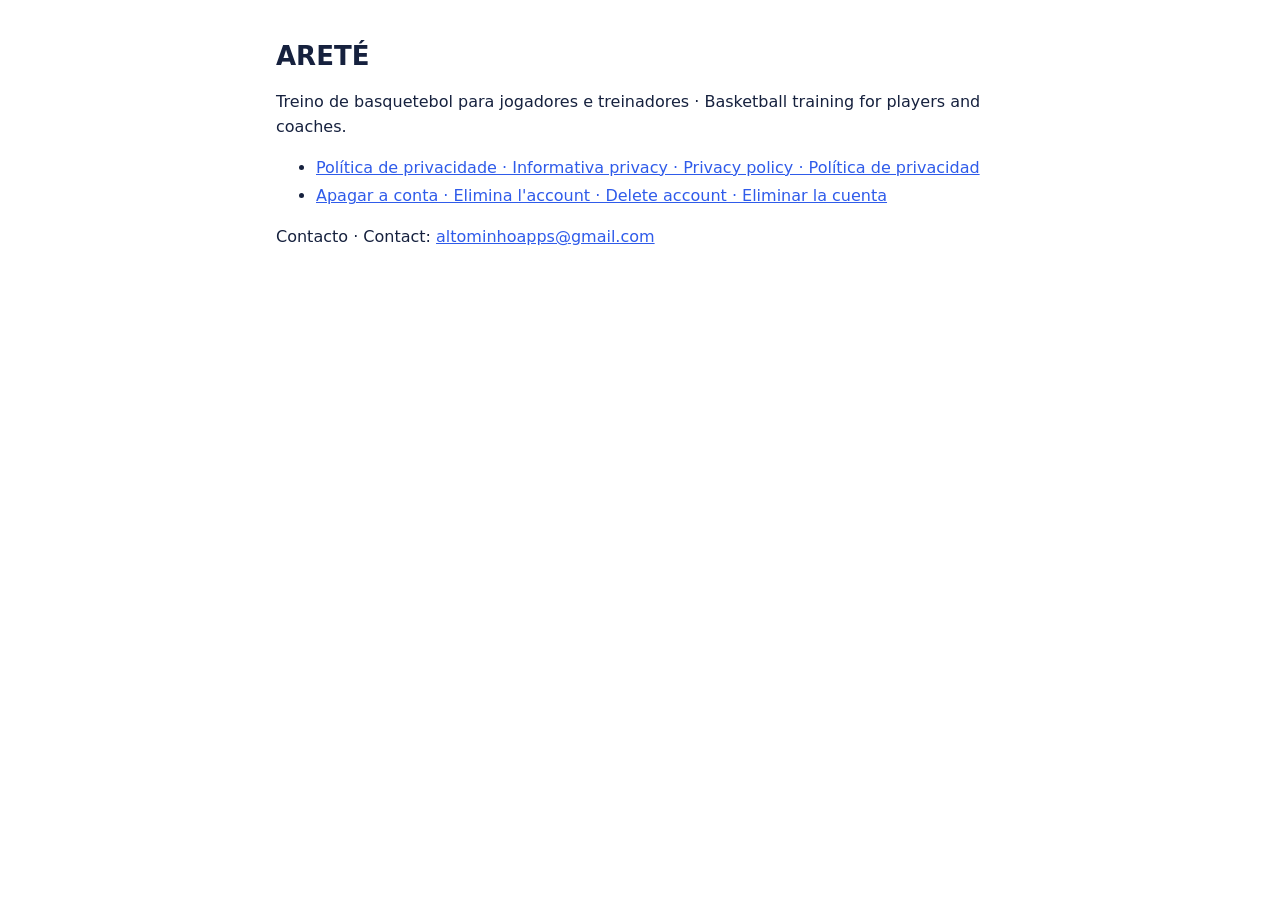
<file: index.html>
<!doctype html>
<html lang="pt">
<head>
<meta charset="utf-8">
<meta name="viewport" content="width=device-width, initial-scale=1">
<title>ARETÉ</title>
<link rel="stylesheet" href="style.css">
</head>
<body>
<main>
<h1>ARETÉ</h1>
<p>Treino de basquetebol para jogadores e treinadores · Basketball training for players and coaches.</p>
<ul>
<li><a href="privacy.html">Política de privacidade · Informativa privacy · Privacy policy · Política de privacidad</a></li>
<li><a href="delete.html">Apagar a conta · Elimina l'account · Delete account · Eliminar la cuenta</a></li>
</ul>
<p>Contacto · Contact: <a href="mailto:altominhoapps@gmail.com">altominhoapps@gmail.com</a></p>
</main>
</body>
</html>
</file>
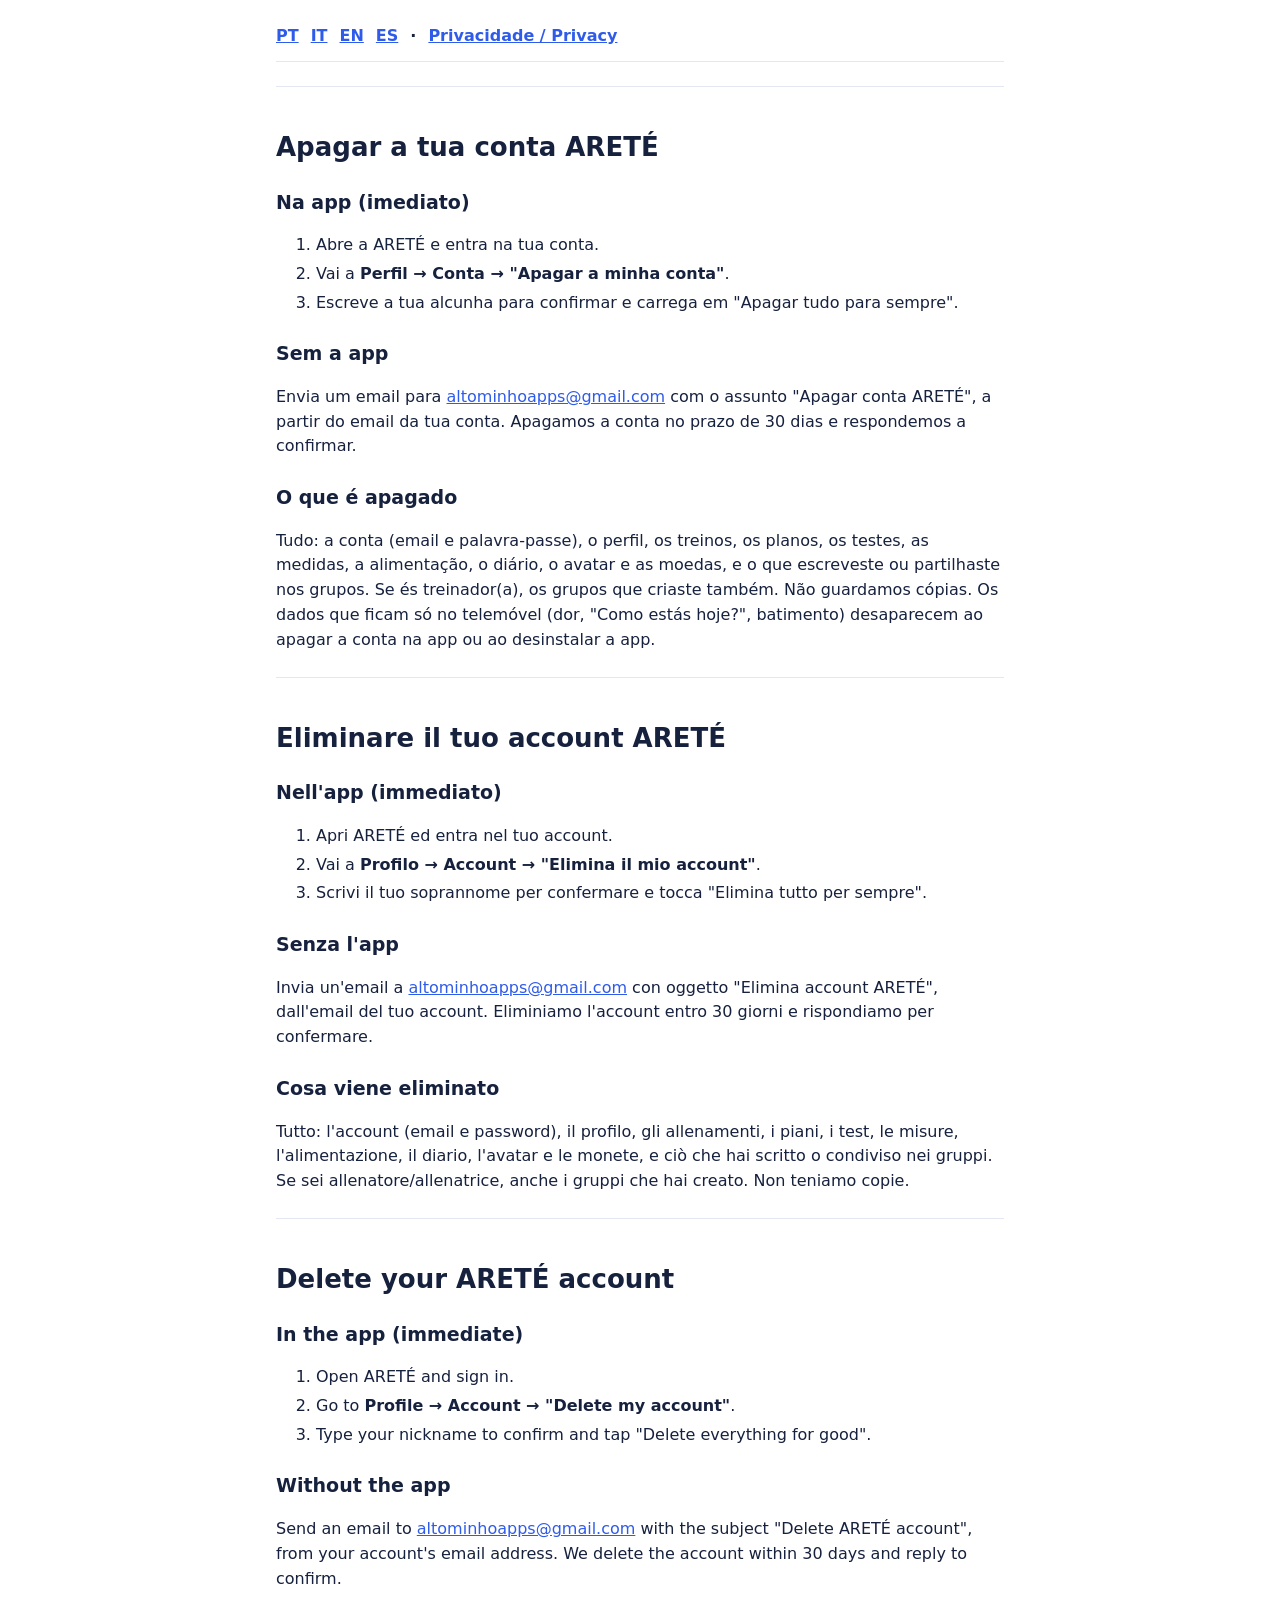
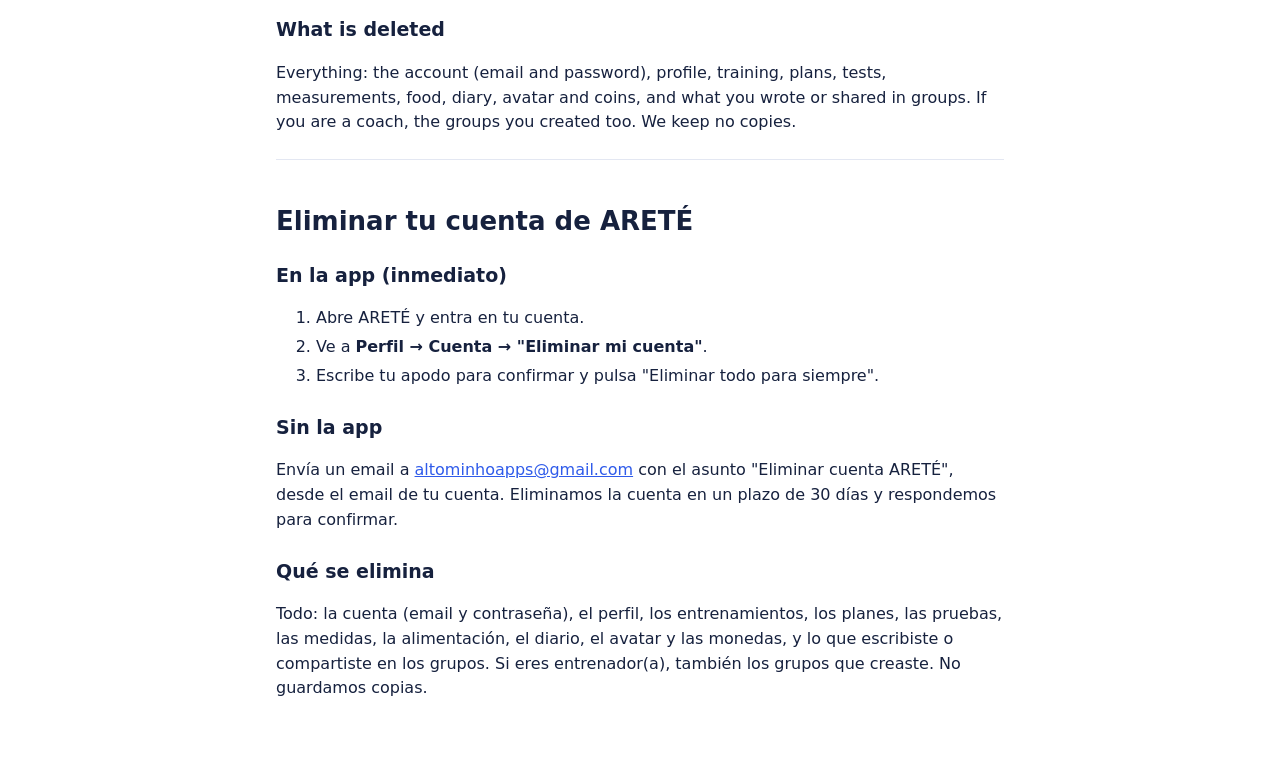
<file: delete.html>
<!doctype html>
<html lang="pt">
<head>
<meta charset="utf-8">
<meta name="viewport" content="width=device-width, initial-scale=1">
<title>ARETÉ — Apagar a conta · Delete account</title>
<link rel="stylesheet" href="style.css">
</head>
<body>
<main>
<nav class="langs"><a href="#pt">PT</a><a href="#it">IT</a><a href="#en">EN</a><a href="#es">ES</a> · <a href="privacy.html">Privacidade / Privacy</a></nav>

<section id="pt" lang="pt">
<h1>Apagar a tua conta ARETÉ</h1>
<h2>Na app (imediato)</h2>
<ol><li>Abre a ARETÉ e entra na tua conta.</li><li>Vai a <strong>Perfil → Conta → "Apagar a minha conta"</strong>.</li><li>Escreve a tua alcunha para confirmar e carrega em "Apagar tudo para sempre".</li></ol>
<h2>Sem a app</h2>
<p>Envia um email para <a href="mailto:altominhoapps@gmail.com?subject=Apagar%20conta%20ARET%C3%89">altominhoapps@gmail.com</a> com o assunto "Apagar conta ARETÉ", a partir do email da tua conta. Apagamos a conta no prazo de 30 dias e respondemos a confirmar.</p>
<h2>O que é apagado</h2>
<p>Tudo: a conta (email e palavra-passe), o perfil, os treinos, os planos, os testes, as medidas, a alimentação, o diário, o avatar e as moedas, e o que escreveste ou partilhaste nos grupos. Se és treinador(a), os grupos que criaste também. Não guardamos cópias. Os dados que ficam só no telemóvel (dor, "Como estás hoje?", batimento) desaparecem ao apagar a conta na app ou ao desinstalar a app.</p>
</section>

<section id="it" lang="it">
<h1>Eliminare il tuo account ARETÉ</h1>
<h2>Nell'app (immediato)</h2>
<ol><li>Apri ARETÉ ed entra nel tuo account.</li><li>Vai a <strong>Profilo → Account → "Elimina il mio account"</strong>.</li><li>Scrivi il tuo soprannome per confermare e tocca "Elimina tutto per sempre".</li></ol>
<h2>Senza l'app</h2>
<p>Invia un'email a <a href="mailto:altominhoapps@gmail.com?subject=Elimina%20account%20ARET%C3%89">altominhoapps@gmail.com</a> con oggetto "Elimina account ARETÉ", dall'email del tuo account. Eliminiamo l'account entro 30 giorni e rispondiamo per confermare.</p>
<h2>Cosa viene eliminato</h2>
<p>Tutto: l'account (email e password), il profilo, gli allenamenti, i piani, i test, le misure, l'alimentazione, il diario, l'avatar e le monete, e ciò che hai scritto o condiviso nei gruppi. Se sei allenatore/allenatrice, anche i gruppi che hai creato. Non teniamo copie.</p>
</section>

<section id="en" lang="en">
<h1>Delete your ARETÉ account</h1>
<h2>In the app (immediate)</h2>
<ol><li>Open ARETÉ and sign in.</li><li>Go to <strong>Profile → Account → "Delete my account"</strong>.</li><li>Type your nickname to confirm and tap "Delete everything for good".</li></ol>
<h2>Without the app</h2>
<p>Send an email to <a href="mailto:altominhoapps@gmail.com?subject=Delete%20ARET%C3%89%20account">altominhoapps@gmail.com</a> with the subject "Delete ARETÉ account", from your account's email address. We delete the account within 30 days and reply to confirm.</p>
<h2>What is deleted</h2>
<p>Everything: the account (email and password), profile, training, plans, tests, measurements, food, diary, avatar and coins, and what you wrote or shared in groups. If you are a coach, the groups you created too. We keep no copies.</p>
</section>

<section id="es" lang="es">
<h1>Eliminar tu cuenta de ARETÉ</h1>
<h2>En la app (inmediato)</h2>
<ol><li>Abre ARETÉ y entra en tu cuenta.</li><li>Ve a <strong>Perfil → Cuenta → "Eliminar mi cuenta"</strong>.</li><li>Escribe tu apodo para confirmar y pulsa "Eliminar todo para siempre".</li></ol>
<h2>Sin la app</h2>
<p>Envía un email a <a href="mailto:altominhoapps@gmail.com?subject=Eliminar%20cuenta%20ARET%C3%89">altominhoapps@gmail.com</a> con el asunto "Eliminar cuenta ARETÉ", desde el email de tu cuenta. Eliminamos la cuenta en un plazo de 30 días y respondemos para confirmar.</p>
<h2>Qué se elimina</h2>
<p>Todo: la cuenta (email y contraseña), el perfil, los entrenamientos, los planes, las pruebas, las medidas, la alimentación, el diario, el avatar y las monedas, y lo que escribiste o compartiste en los grupos. Si eres entrenador(a), también los grupos que creaste. No guardamos copias.</p>
</section>
</main>
</body>
</html>
</file>
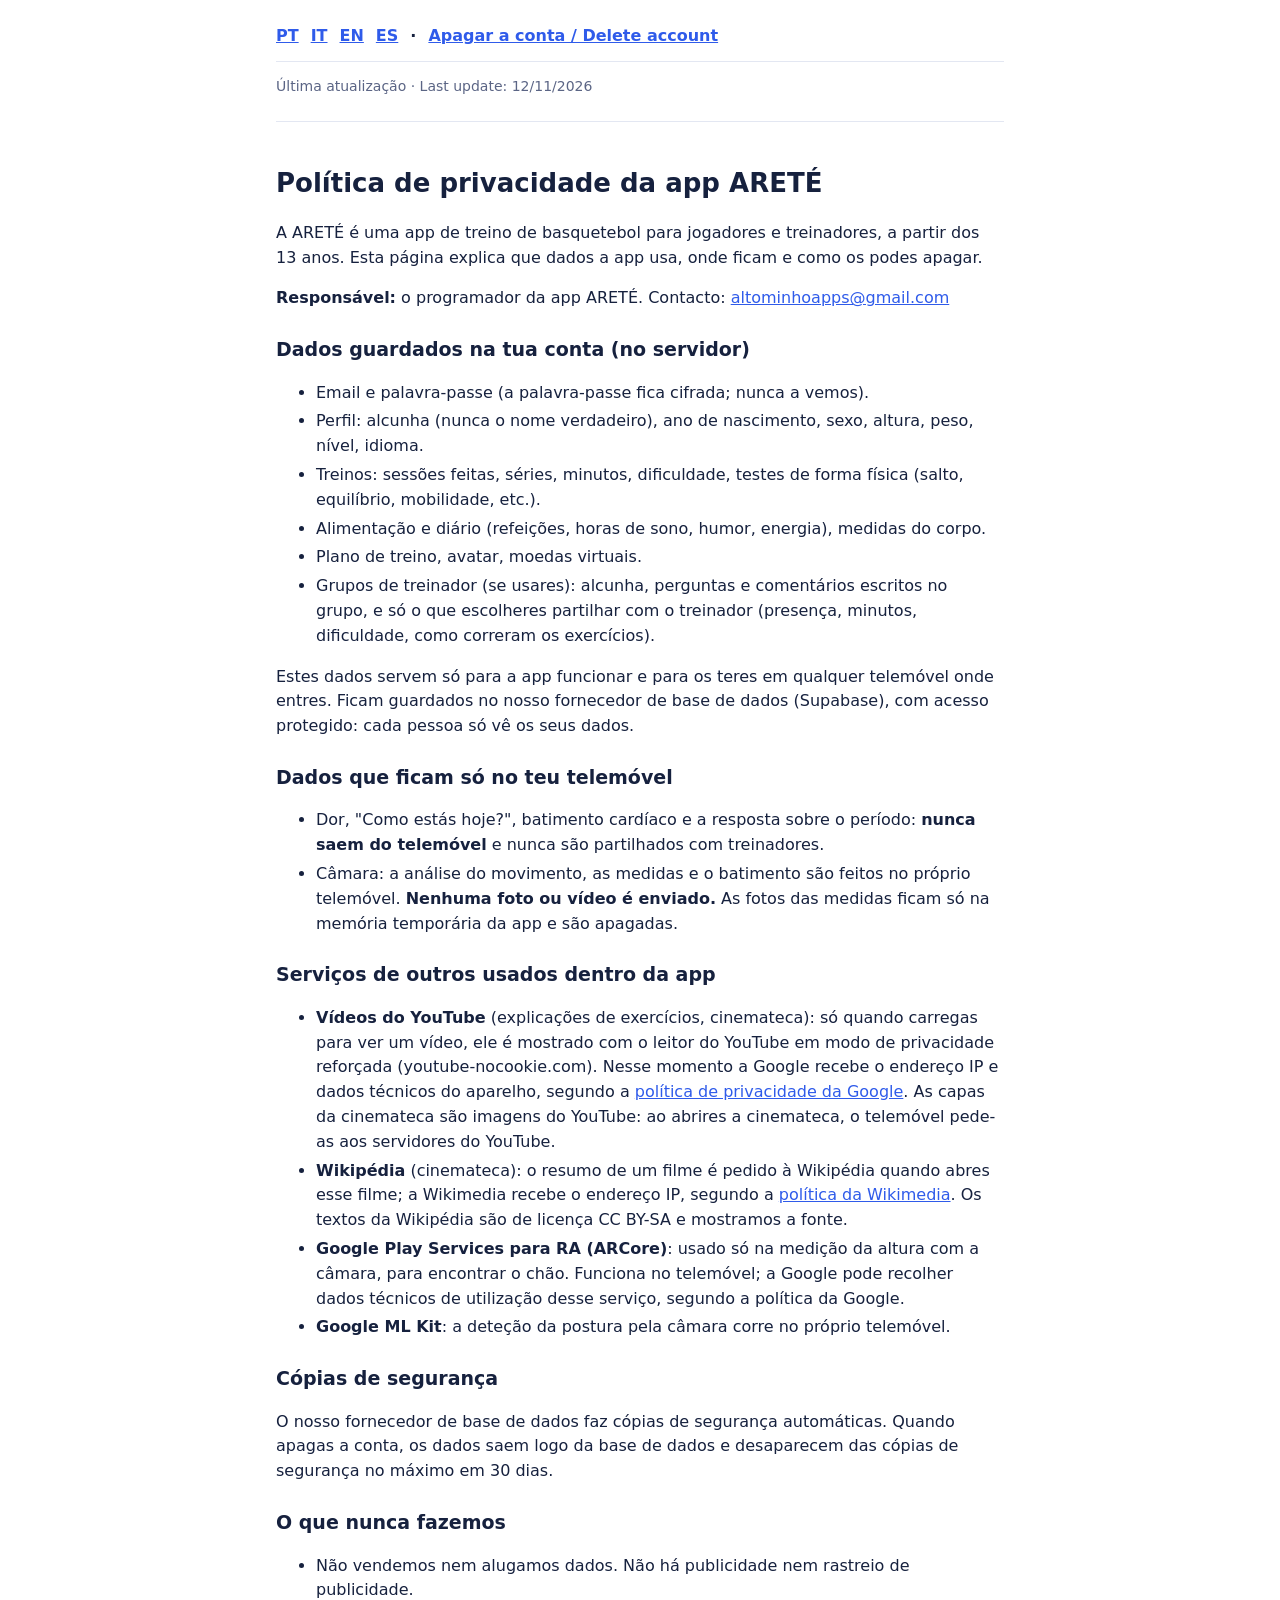
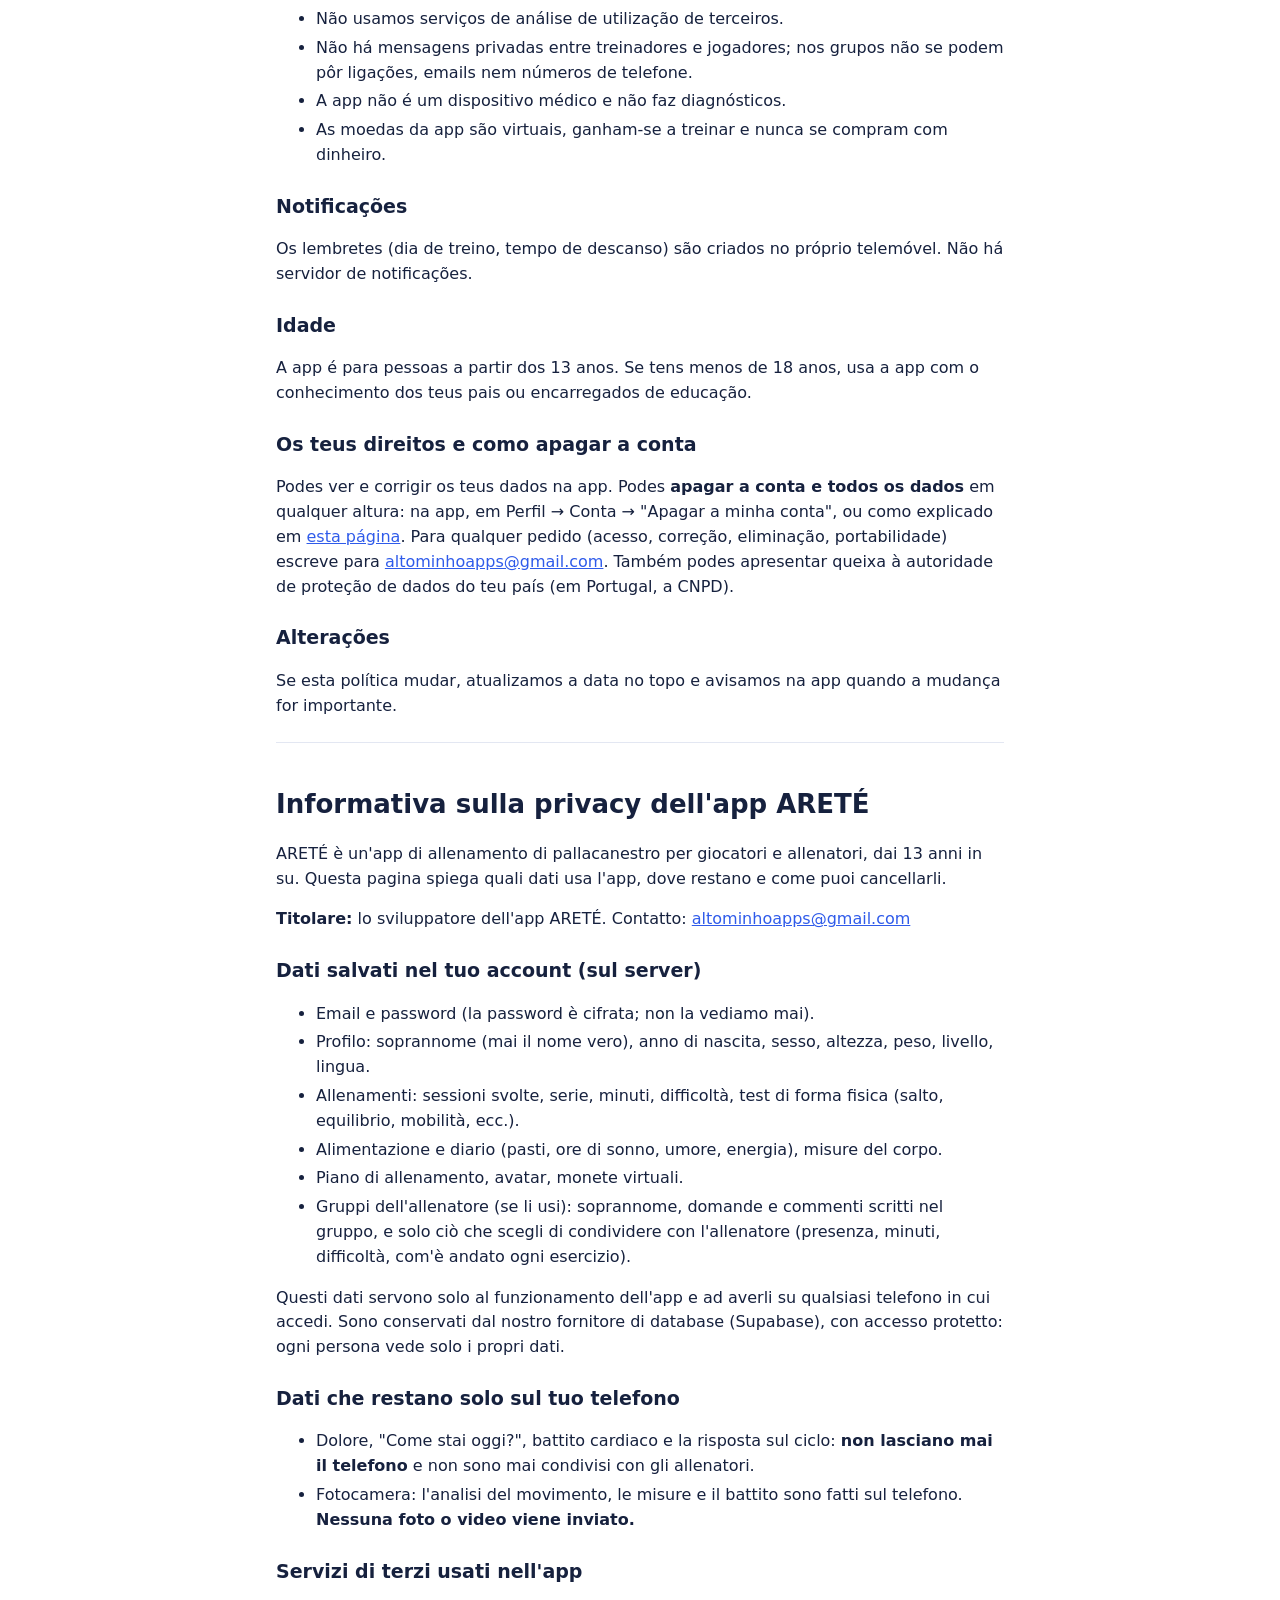
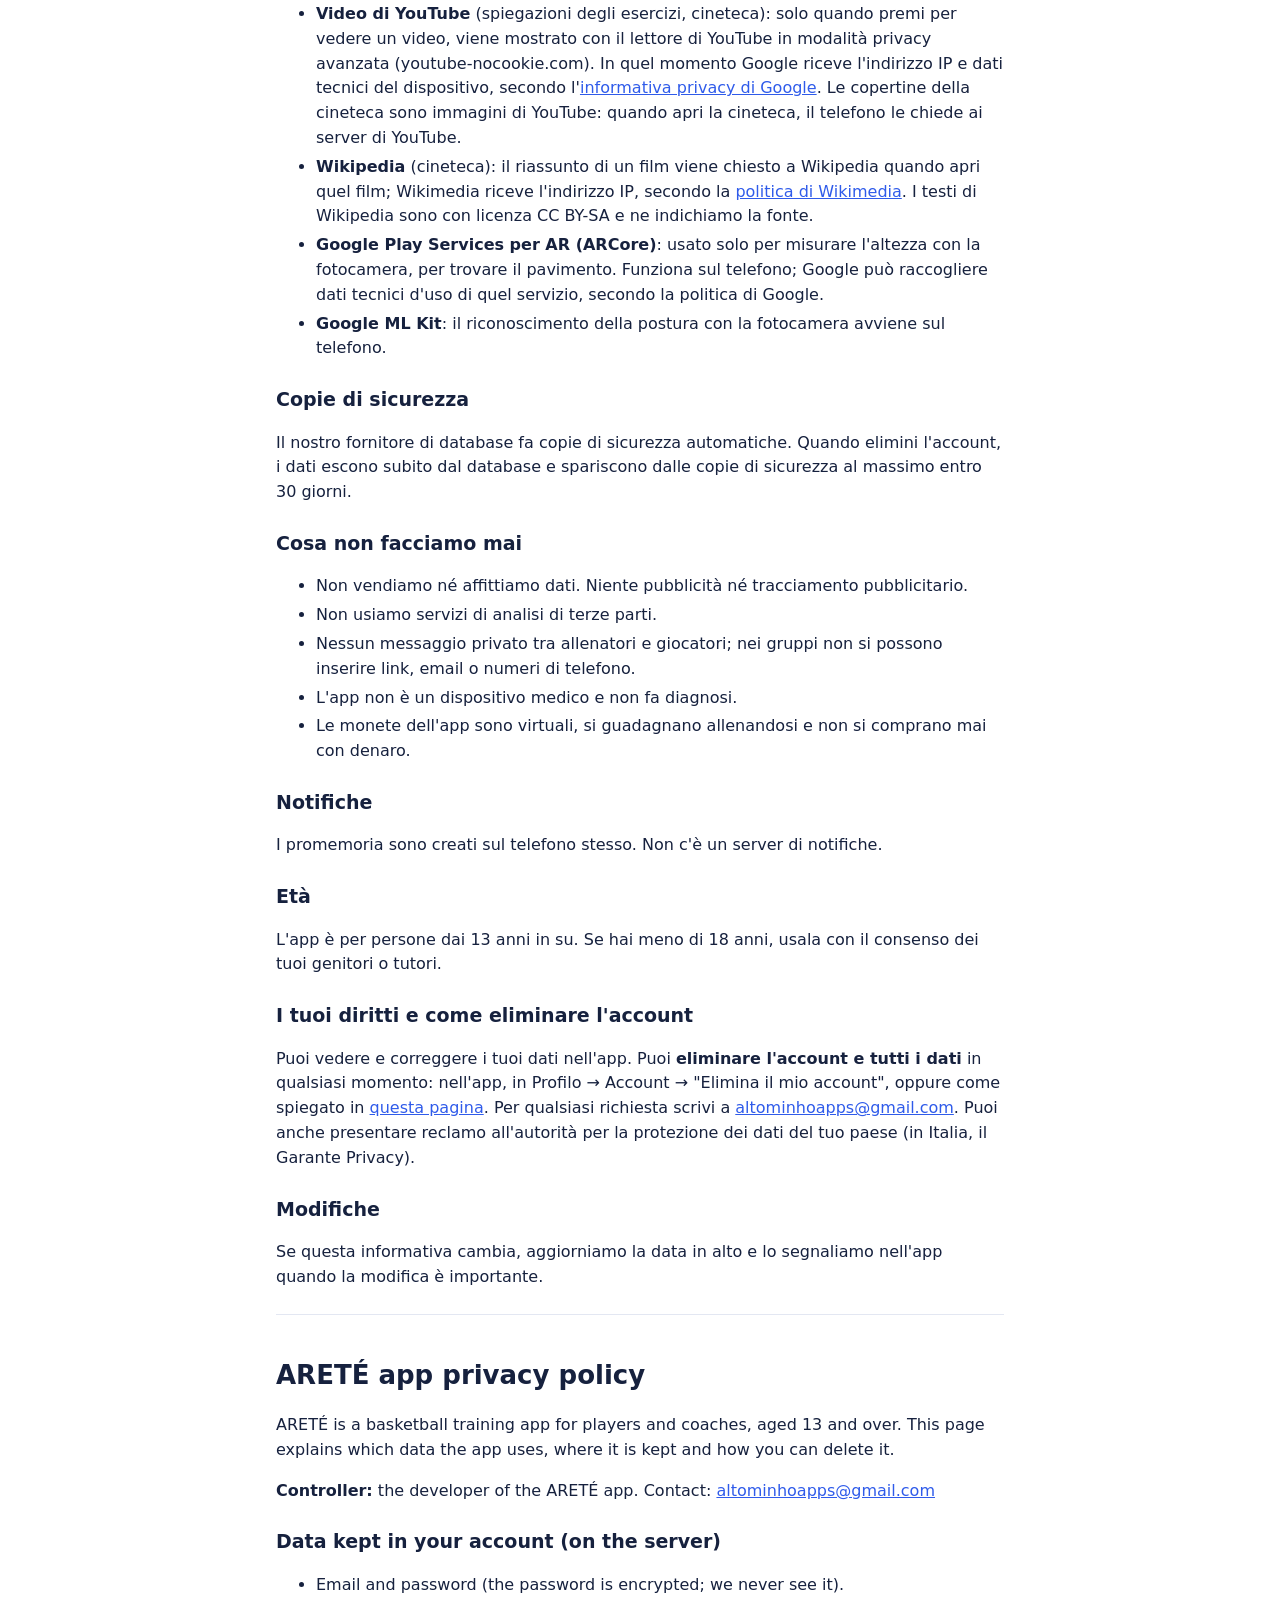
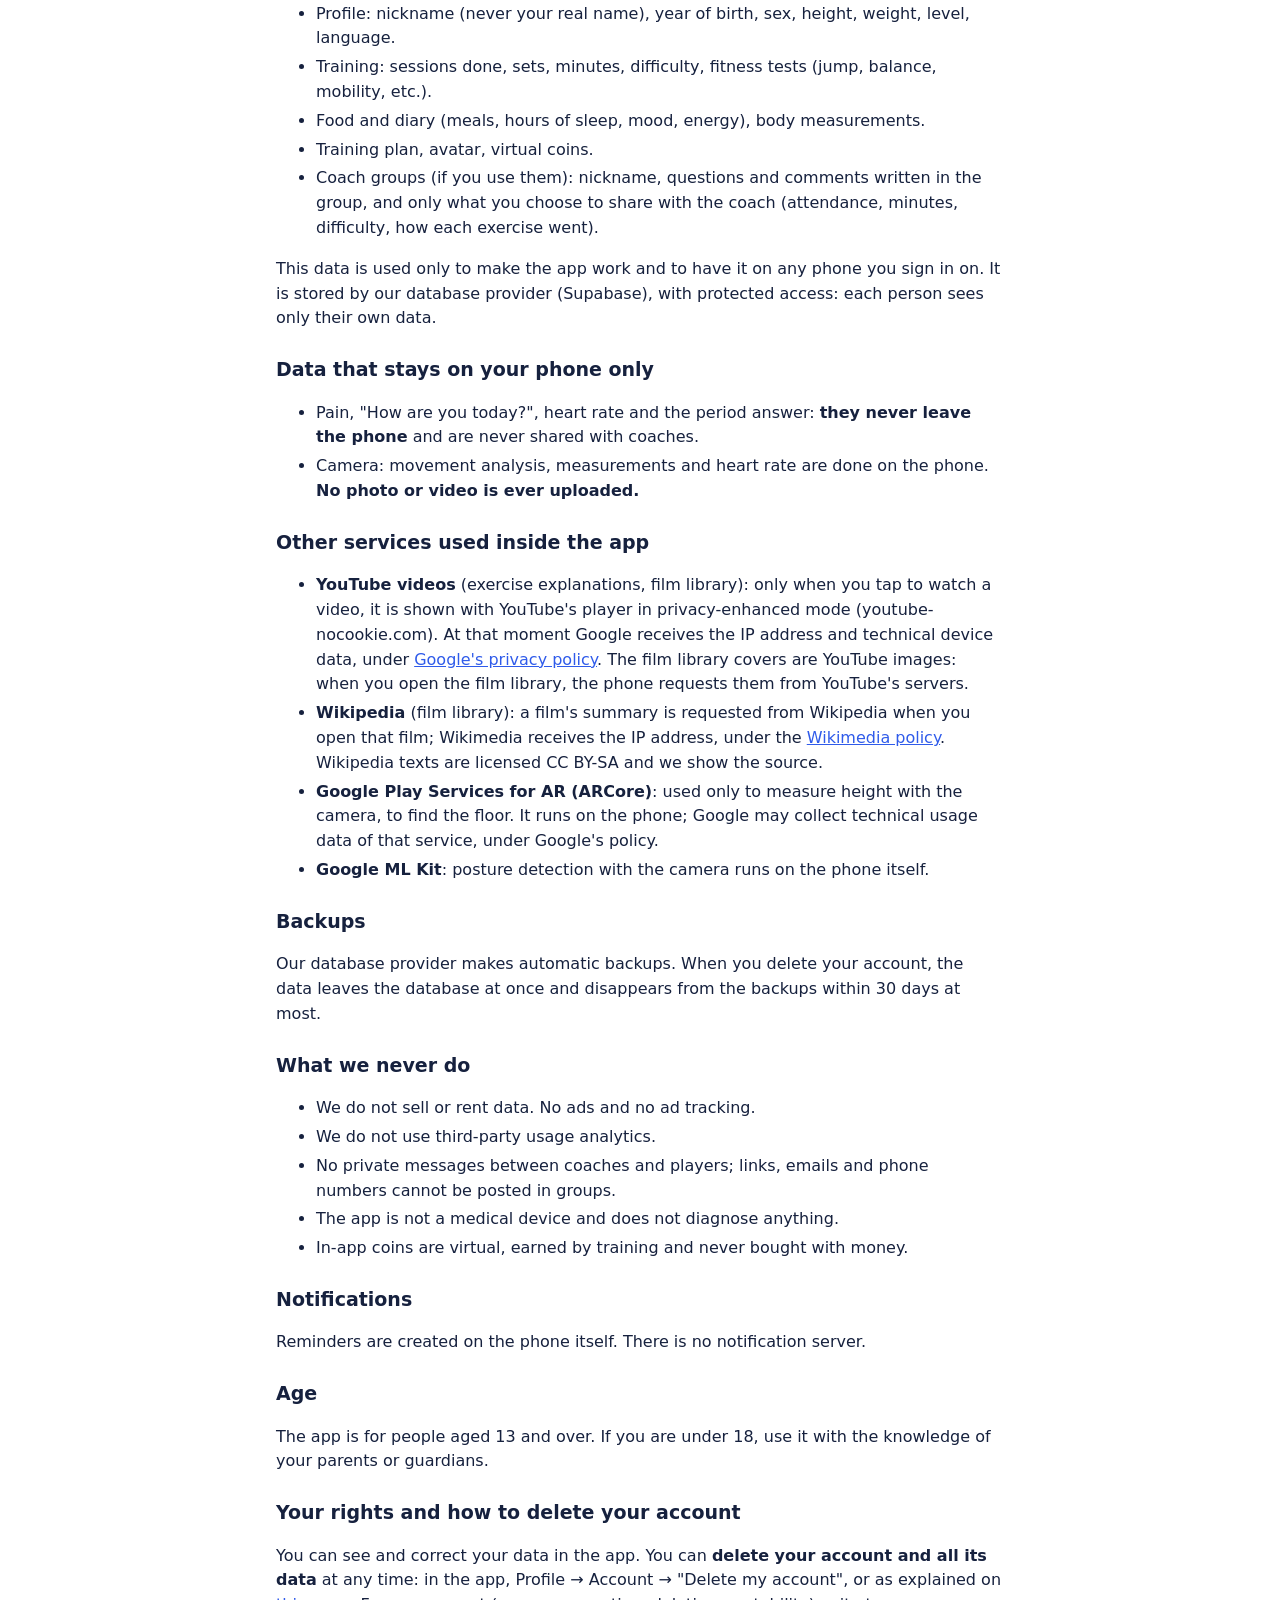
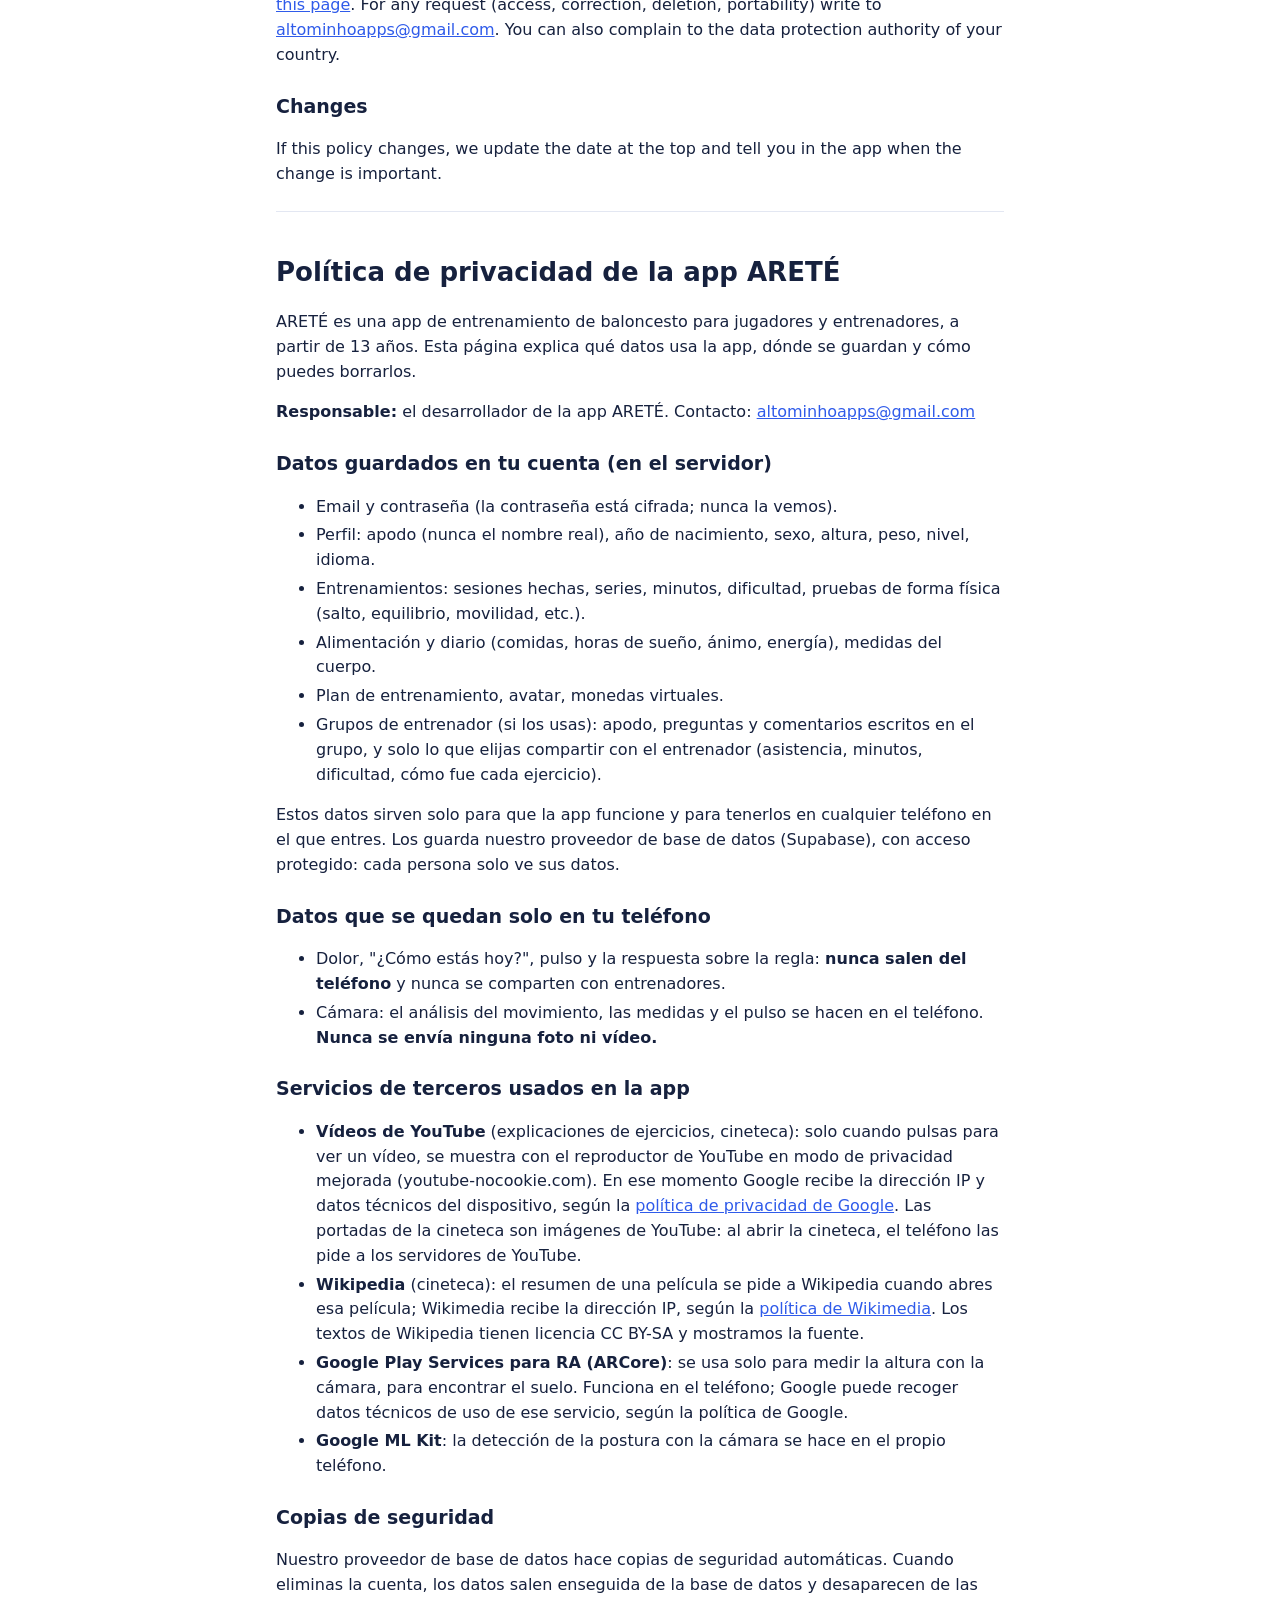
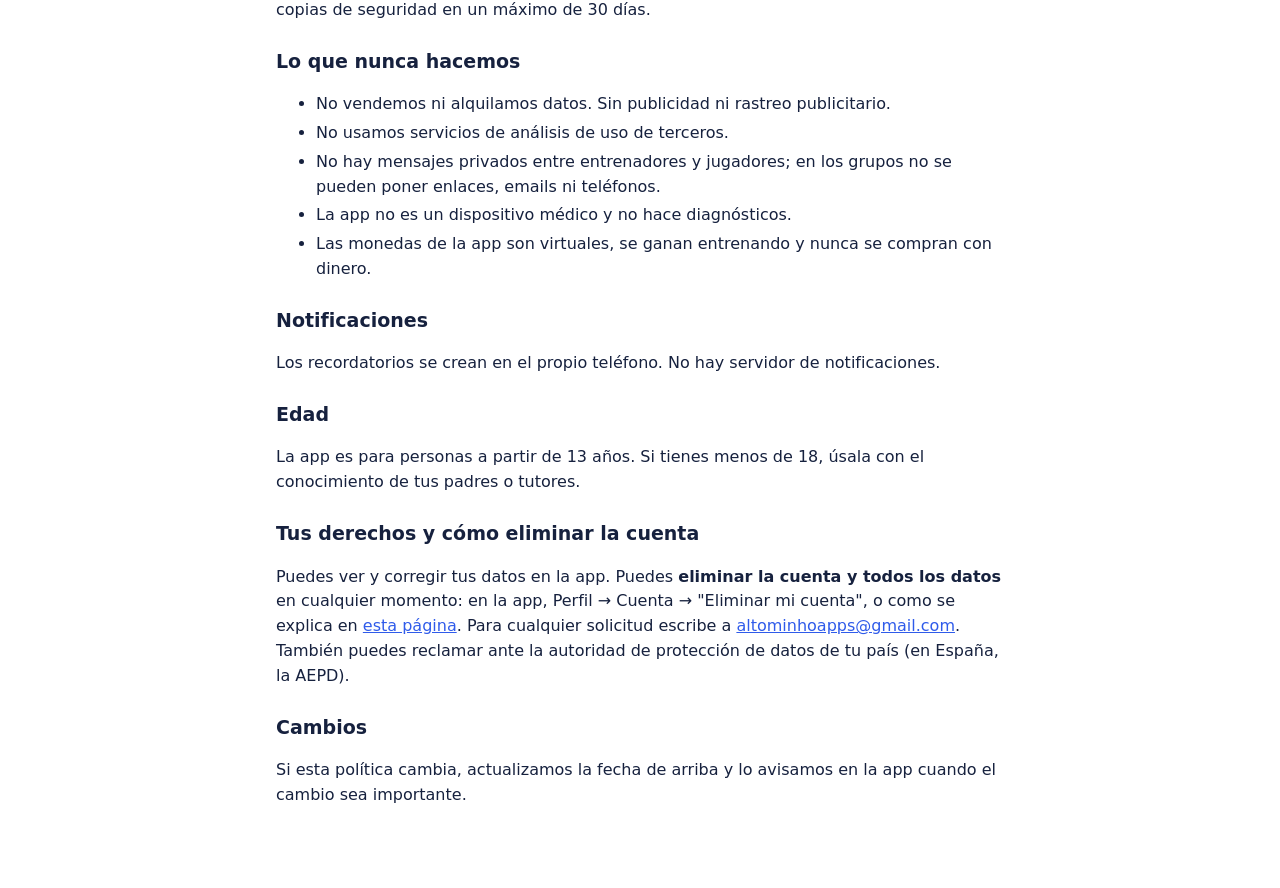
<file: privacy.html>
<!doctype html>
<html lang="pt">
<head>
<meta charset="utf-8">
<meta name="viewport" content="width=device-width, initial-scale=1">
<title>ARETÉ — Política de privacidade · Privacy policy</title>
<link rel="stylesheet" href="style.css">
</head>
<body>
<main>
<nav class="langs"><a href="#pt">PT</a><a href="#it">IT</a><a href="#en">EN</a><a href="#es">ES</a> · <a href="delete.html">Apagar a conta / Delete account</a></nav>
<p class="meta">Última atualização · Last update: 12/11/2026</p>

<!-- ================================================================== PT -->
<section id="pt" lang="pt">
<h1>Política de privacidade da app ARETÉ</h1>
<p>A ARETÉ é uma app de treino de basquetebol para jogadores e treinadores, a partir dos 13 anos. Esta página explica que dados a app usa, onde ficam e como os podes apagar.</p>
<p><strong>Responsável:</strong> o programador da app ARETÉ. Contacto: <a href="mailto:altominhoapps@gmail.com">altominhoapps@gmail.com</a></p>

<h2>Dados guardados na tua conta (no servidor)</h2>
<ul>
<li>Email e palavra-passe (a palavra-passe fica cifrada; nunca a vemos).</li>
<li>Perfil: alcunha (nunca o nome verdadeiro), ano de nascimento, sexo, altura, peso, nível, idioma.</li>
<li>Treinos: sessões feitas, séries, minutos, dificuldade, testes de forma física (salto, equilíbrio, mobilidade, etc.).</li>
<li>Alimentação e diário (refeições, horas de sono, humor, energia), medidas do corpo.</li>
<li>Plano de treino, avatar, moedas virtuais.</li>
<li>Grupos de treinador (se usares): alcunha, perguntas e comentários escritos no grupo, e só o que escolheres partilhar com o treinador (presença, minutos, dificuldade, como correram os exercícios).</li>
</ul>
<p>Estes dados servem só para a app funcionar e para os teres em qualquer telemóvel onde entres. Ficam guardados no nosso fornecedor de base de dados (Supabase), com acesso protegido: cada pessoa só vê os seus dados.</p>

<h2>Dados que ficam só no teu telemóvel</h2>
<ul>
<li>Dor, "Como estás hoje?", batimento cardíaco e a resposta sobre o período: <strong>nunca saem do telemóvel</strong> e nunca são partilhados com treinadores.</li>
<li>Câmara: a análise do movimento, as medidas e o batimento são feitos no próprio telemóvel. <strong>Nenhuma foto ou vídeo é enviado.</strong> As fotos das medidas ficam só na memória temporária da app e são apagadas.</li>
</ul>

<h2>Serviços de outros usados dentro da app</h2>
<ul>
<li><strong>Vídeos do YouTube</strong> (explicações de exercícios, cinemateca): só quando carregas para ver um vídeo, ele é mostrado com o leitor do YouTube em modo de privacidade reforçada (youtube-nocookie.com). Nesse momento a Google recebe o endereço IP e dados técnicos do aparelho, segundo a <a href="https://policies.google.com/privacy">política de privacidade da Google</a>. As capas da cinemateca são imagens do YouTube: ao abrires a cinemateca, o telemóvel pede-as aos servidores do YouTube.</li>
<li><strong>Wikipédia</strong> (cinemateca): o resumo de um filme é pedido à Wikipédia quando abres esse filme; a Wikimedia recebe o endereço IP, segundo a <a href="https://foundation.wikimedia.org/wiki/Policy:Privacy_policy">política da Wikimedia</a>. Os textos da Wikipédia são de licença CC BY-SA e mostramos a fonte.</li>
<li><strong>Google Play Services para RA (ARCore)</strong>: usado só na medição da altura com a câmara, para encontrar o chão. Funciona no telemóvel; a Google pode recolher dados técnicos de utilização desse serviço, segundo a política da Google.</li>
<li><strong>Google ML Kit</strong>: a deteção da postura pela câmara corre no próprio telemóvel.</li>
</ul>
<h2>Cópias de segurança</h2>
<p>O nosso fornecedor de base de dados faz cópias de segurança automáticas. Quando apagas a conta, os dados saem logo da base de dados e desaparecem das cópias de segurança no máximo em 30 dias.</p>

<h2>O que nunca fazemos</h2>
<ul>
<li>Não vendemos nem alugamos dados. Não há publicidade nem rastreio de publicidade.</li>
<li>Não usamos serviços de análise de utilização de terceiros.</li>
<li>Não há mensagens privadas entre treinadores e jogadores; nos grupos não se podem pôr ligações, emails nem números de telefone.</li>
<li>A app não é um dispositivo médico e não faz diagnósticos.</li>
<li>As moedas da app são virtuais, ganham-se a treinar e nunca se compram com dinheiro.</li>
</ul>

<h2>Notificações</h2>
<p>Os lembretes (dia de treino, tempo de descanso) são criados no próprio telemóvel. Não há servidor de notificações.</p>

<h2>Idade</h2>
<p>A app é para pessoas a partir dos 13 anos. Se tens menos de 18 anos, usa a app com o conhecimento dos teus pais ou encarregados de educação.</p>

<h2>Os teus direitos e como apagar a conta</h2>
<p>Podes ver e corrigir os teus dados na app. Podes <strong>apagar a conta e todos os dados</strong> em qualquer altura: na app, em Perfil → Conta → "Apagar a minha conta", ou como explicado em <a href="delete.html#pt">esta página</a>. Para qualquer pedido (acesso, correção, eliminação, portabilidade) escreve para <a href="mailto:altominhoapps@gmail.com">altominhoapps@gmail.com</a>. Também podes apresentar queixa à autoridade de proteção de dados do teu país (em Portugal, a CNPD).</p>

<h2>Alterações</h2>
<p>Se esta política mudar, atualizamos a data no topo e avisamos na app quando a mudança for importante.</p>
</section>

<!-- ================================================================== IT -->
<section id="it" lang="it">
<h1>Informativa sulla privacy dell'app ARETÉ</h1>
<p>ARETÉ è un'app di allenamento di pallacanestro per giocatori e allenatori, dai 13 anni in su. Questa pagina spiega quali dati usa l'app, dove restano e come puoi cancellarli.</p>
<p><strong>Titolare:</strong> lo sviluppatore dell'app ARETÉ. Contatto: <a href="mailto:altominhoapps@gmail.com">altominhoapps@gmail.com</a></p>
<h2>Dati salvati nel tuo account (sul server)</h2>
<ul>
<li>Email e password (la password è cifrata; non la vediamo mai).</li>
<li>Profilo: soprannome (mai il nome vero), anno di nascita, sesso, altezza, peso, livello, lingua.</li>
<li>Allenamenti: sessioni svolte, serie, minuti, difficoltà, test di forma fisica (salto, equilibrio, mobilità, ecc.).</li>
<li>Alimentazione e diario (pasti, ore di sonno, umore, energia), misure del corpo.</li>
<li>Piano di allenamento, avatar, monete virtuali.</li>
<li>Gruppi dell'allenatore (se li usi): soprannome, domande e commenti scritti nel gruppo, e solo ciò che scegli di condividere con l'allenatore (presenza, minuti, difficoltà, com'è andato ogni esercizio).</li>
</ul>
<p>Questi dati servono solo al funzionamento dell'app e ad averli su qualsiasi telefono in cui accedi. Sono conservati dal nostro fornitore di database (Supabase), con accesso protetto: ogni persona vede solo i propri dati.</p>
<h2>Dati che restano solo sul tuo telefono</h2>
<ul>
<li>Dolore, "Come stai oggi?", battito cardiaco e la risposta sul ciclo: <strong>non lasciano mai il telefono</strong> e non sono mai condivisi con gli allenatori.</li>
<li>Fotocamera: l'analisi del movimento, le misure e il battito sono fatti sul telefono. <strong>Nessuna foto o video viene inviato.</strong></li>
</ul>
<h2>Servizi di terzi usati nell'app</h2>
<ul>
<li><strong>Video di YouTube</strong> (spiegazioni degli esercizi, cineteca): solo quando premi per vedere un video, viene mostrato con il lettore di YouTube in modalità privacy avanzata (youtube-nocookie.com). In quel momento Google riceve l'indirizzo IP e dati tecnici del dispositivo, secondo l'<a href="https://policies.google.com/privacy">informativa privacy di Google</a>. Le copertine della cineteca sono immagini di YouTube: quando apri la cineteca, il telefono le chiede ai server di YouTube.</li>
<li><strong>Wikipedia</strong> (cineteca): il riassunto di un film viene chiesto a Wikipedia quando apri quel film; Wikimedia riceve l'indirizzo IP, secondo la <a href="https://foundation.wikimedia.org/wiki/Policy:Privacy_policy">politica di Wikimedia</a>. I testi di Wikipedia sono con licenza CC BY-SA e ne indichiamo la fonte.</li>
<li><strong>Google Play Services per AR (ARCore)</strong>: usato solo per misurare l'altezza con la fotocamera, per trovare il pavimento. Funziona sul telefono; Google può raccogliere dati tecnici d'uso di quel servizio, secondo la politica di Google.</li>
<li><strong>Google ML Kit</strong>: il riconoscimento della postura con la fotocamera avviene sul telefono.</li>
</ul>
<h2>Copie di sicurezza</h2>
<p>Il nostro fornitore di database fa copie di sicurezza automatiche. Quando elimini l'account, i dati escono subito dal database e spariscono dalle copie di sicurezza al massimo entro 30 giorni.</p>

<h2>Cosa non facciamo mai</h2>
<ul>
<li>Non vendiamo né affittiamo dati. Niente pubblicità né tracciamento pubblicitario.</li>
<li>Non usiamo servizi di analisi di terze parti.</li>
<li>Nessun messaggio privato tra allenatori e giocatori; nei gruppi non si possono inserire link, email o numeri di telefono.</li>
<li>L'app non è un dispositivo medico e non fa diagnosi.</li>
<li>Le monete dell'app sono virtuali, si guadagnano allenandosi e non si comprano mai con denaro.</li>
</ul>
<h2>Notifiche</h2>
<p>I promemoria sono creati sul telefono stesso. Non c'è un server di notifiche.</p>
<h2>Età</h2>
<p>L'app è per persone dai 13 anni in su. Se hai meno di 18 anni, usala con il consenso dei tuoi genitori o tutori.</p>
<h2>I tuoi diritti e come eliminare l'account</h2>
<p>Puoi vedere e correggere i tuoi dati nell'app. Puoi <strong>eliminare l'account e tutti i dati</strong> in qualsiasi momento: nell'app, in Profilo → Account → "Elimina il mio account", oppure come spiegato in <a href="delete.html#it">questa pagina</a>. Per qualsiasi richiesta scrivi a <a href="mailto:altominhoapps@gmail.com">altominhoapps@gmail.com</a>. Puoi anche presentare reclamo all'autorità per la protezione dei dati del tuo paese (in Italia, il Garante Privacy).</p>
<h2>Modifiche</h2>
<p>Se questa informativa cambia, aggiorniamo la data in alto e lo segnaliamo nell'app quando la modifica è importante.</p>
</section>

<!-- ================================================================== EN -->
<section id="en" lang="en">
<h1>ARETÉ app privacy policy</h1>
<p>ARETÉ is a basketball training app for players and coaches, aged 13 and over. This page explains which data the app uses, where it is kept and how you can delete it.</p>
<p><strong>Controller:</strong> the developer of the ARETÉ app. Contact: <a href="mailto:altominhoapps@gmail.com">altominhoapps@gmail.com</a></p>
<h2>Data kept in your account (on the server)</h2>
<ul>
<li>Email and password (the password is encrypted; we never see it).</li>
<li>Profile: nickname (never your real name), year of birth, sex, height, weight, level, language.</li>
<li>Training: sessions done, sets, minutes, difficulty, fitness tests (jump, balance, mobility, etc.).</li>
<li>Food and diary (meals, hours of sleep, mood, energy), body measurements.</li>
<li>Training plan, avatar, virtual coins.</li>
<li>Coach groups (if you use them): nickname, questions and comments written in the group, and only what you choose to share with the coach (attendance, minutes, difficulty, how each exercise went).</li>
</ul>
<p>This data is used only to make the app work and to have it on any phone you sign in on. It is stored by our database provider (Supabase), with protected access: each person sees only their own data.</p>
<h2>Data that stays on your phone only</h2>
<ul>
<li>Pain, "How are you today?", heart rate and the period answer: <strong>they never leave the phone</strong> and are never shared with coaches.</li>
<li>Camera: movement analysis, measurements and heart rate are done on the phone. <strong>No photo or video is ever uploaded.</strong></li>
</ul>
<h2>Other services used inside the app</h2>
<ul>
<li><strong>YouTube videos</strong> (exercise explanations, film library): only when you tap to watch a video, it is shown with YouTube's player in privacy-enhanced mode (youtube-nocookie.com). At that moment Google receives the IP address and technical device data, under <a href="https://policies.google.com/privacy">Google's privacy policy</a>. The film library covers are YouTube images: when you open the film library, the phone requests them from YouTube's servers.</li>
<li><strong>Wikipedia</strong> (film library): a film's summary is requested from Wikipedia when you open that film; Wikimedia receives the IP address, under the <a href="https://foundation.wikimedia.org/wiki/Policy:Privacy_policy">Wikimedia policy</a>. Wikipedia texts are licensed CC BY-SA and we show the source.</li>
<li><strong>Google Play Services for AR (ARCore)</strong>: used only to measure height with the camera, to find the floor. It runs on the phone; Google may collect technical usage data of that service, under Google's policy.</li>
<li><strong>Google ML Kit</strong>: posture detection with the camera runs on the phone itself.</li>
</ul>
<h2>Backups</h2>
<p>Our database provider makes automatic backups. When you delete your account, the data leaves the database at once and disappears from the backups within 30 days at most.</p>

<h2>What we never do</h2>
<ul>
<li>We do not sell or rent data. No ads and no ad tracking.</li>
<li>We do not use third-party usage analytics.</li>
<li>No private messages between coaches and players; links, emails and phone numbers cannot be posted in groups.</li>
<li>The app is not a medical device and does not diagnose anything.</li>
<li>In-app coins are virtual, earned by training and never bought with money.</li>
</ul>
<h2>Notifications</h2>
<p>Reminders are created on the phone itself. There is no notification server.</p>
<h2>Age</h2>
<p>The app is for people aged 13 and over. If you are under 18, use it with the knowledge of your parents or guardians.</p>
<h2>Your rights and how to delete your account</h2>
<p>You can see and correct your data in the app. You can <strong>delete your account and all its data</strong> at any time: in the app, Profile → Account → "Delete my account", or as explained on <a href="delete.html#en">this page</a>. For any request (access, correction, deletion, portability) write to <a href="mailto:altominhoapps@gmail.com">altominhoapps@gmail.com</a>. You can also complain to the data protection authority of your country.</p>
<h2>Changes</h2>
<p>If this policy changes, we update the date at the top and tell you in the app when the change is important.</p>
</section>

<!-- ================================================================== ES -->
<section id="es" lang="es">
<h1>Política de privacidad de la app ARETÉ</h1>
<p>ARETÉ es una app de entrenamiento de baloncesto para jugadores y entrenadores, a partir de 13 años. Esta página explica qué datos usa la app, dónde se guardan y cómo puedes borrarlos.</p>
<p><strong>Responsable:</strong> el desarrollador de la app ARETÉ. Contacto: <a href="mailto:altominhoapps@gmail.com">altominhoapps@gmail.com</a></p>
<h2>Datos guardados en tu cuenta (en el servidor)</h2>
<ul>
<li>Email y contraseña (la contraseña está cifrada; nunca la vemos).</li>
<li>Perfil: apodo (nunca el nombre real), año de nacimiento, sexo, altura, peso, nivel, idioma.</li>
<li>Entrenamientos: sesiones hechas, series, minutos, dificultad, pruebas de forma física (salto, equilibrio, movilidad, etc.).</li>
<li>Alimentación y diario (comidas, horas de sueño, ánimo, energía), medidas del cuerpo.</li>
<li>Plan de entrenamiento, avatar, monedas virtuales.</li>
<li>Grupos de entrenador (si los usas): apodo, preguntas y comentarios escritos en el grupo, y solo lo que elijas compartir con el entrenador (asistencia, minutos, dificultad, cómo fue cada ejercicio).</li>
</ul>
<p>Estos datos sirven solo para que la app funcione y para tenerlos en cualquier teléfono en el que entres. Los guarda nuestro proveedor de base de datos (Supabase), con acceso protegido: cada persona solo ve sus datos.</p>
<h2>Datos que se quedan solo en tu teléfono</h2>
<ul>
<li>Dolor, "¿Cómo estás hoy?", pulso y la respuesta sobre la regla: <strong>nunca salen del teléfono</strong> y nunca se comparten con entrenadores.</li>
<li>Cámara: el análisis del movimiento, las medidas y el pulso se hacen en el teléfono. <strong>Nunca se envía ninguna foto ni vídeo.</strong></li>
</ul>
<h2>Servicios de terceros usados en la app</h2>
<ul>
<li><strong>Vídeos de YouTube</strong> (explicaciones de ejercicios, cineteca): solo cuando pulsas para ver un vídeo, se muestra con el reproductor de YouTube en modo de privacidad mejorada (youtube-nocookie.com). En ese momento Google recibe la dirección IP y datos técnicos del dispositivo, según la <a href="https://policies.google.com/privacy">política de privacidad de Google</a>. Las portadas de la cineteca son imágenes de YouTube: al abrir la cineteca, el teléfono las pide a los servidores de YouTube.</li>
<li><strong>Wikipedia</strong> (cineteca): el resumen de una película se pide a Wikipedia cuando abres esa película; Wikimedia recibe la dirección IP, según la <a href="https://foundation.wikimedia.org/wiki/Policy:Privacy_policy">política de Wikimedia</a>. Los textos de Wikipedia tienen licencia CC BY-SA y mostramos la fuente.</li>
<li><strong>Google Play Services para RA (ARCore)</strong>: se usa solo para medir la altura con la cámara, para encontrar el suelo. Funciona en el teléfono; Google puede recoger datos técnicos de uso de ese servicio, según la política de Google.</li>
<li><strong>Google ML Kit</strong>: la detección de la postura con la cámara se hace en el propio teléfono.</li>
</ul>
<h2>Copias de seguridad</h2>
<p>Nuestro proveedor de base de datos hace copias de seguridad automáticas. Cuando eliminas la cuenta, los datos salen enseguida de la base de datos y desaparecen de las copias de seguridad en un máximo de 30 días.</p>

<h2>Lo que nunca hacemos</h2>
<ul>
<li>No vendemos ni alquilamos datos. Sin publicidad ni rastreo publicitario.</li>
<li>No usamos servicios de análisis de uso de terceros.</li>
<li>No hay mensajes privados entre entrenadores y jugadores; en los grupos no se pueden poner enlaces, emails ni teléfonos.</li>
<li>La app no es un dispositivo médico y no hace diagnósticos.</li>
<li>Las monedas de la app son virtuales, se ganan entrenando y nunca se compran con dinero.</li>
</ul>
<h2>Notificaciones</h2>
<p>Los recordatorios se crean en el propio teléfono. No hay servidor de notificaciones.</p>
<h2>Edad</h2>
<p>La app es para personas a partir de 13 años. Si tienes menos de 18, úsala con el conocimiento de tus padres o tutores.</p>
<h2>Tus derechos y cómo eliminar la cuenta</h2>
<p>Puedes ver y corregir tus datos en la app. Puedes <strong>eliminar la cuenta y todos los datos</strong> en cualquier momento: en la app, Perfil → Cuenta → "Eliminar mi cuenta", o como se explica en <a href="delete.html#es">esta página</a>. Para cualquier solicitud escribe a <a href="mailto:altominhoapps@gmail.com">altominhoapps@gmail.com</a>. También puedes reclamar ante la autoridad de protección de datos de tu país (en España, la AEPD).</p>
<h2>Cambios</h2>
<p>Si esta política cambia, actualizamos la fecha de arriba y lo avisamos en la app cuando el cambio sea importante.</p>
</section>
</main>
</body>
</html>
</file>
<file: style.css>
:root { --bg: #ffffff; --text: #16213e; --muted: #5b6585; --accent: #2f5bea; --line: #e3e7f2; }
@media (prefers-color-scheme: dark) { :root { --bg: #0b1024; --text: #eef1fb; --muted: #9aa5c8; --accent: #6ea8ff; --line: #24304f; } }
* { box-sizing: border-box; }
body { margin: 0; background: var(--bg); color: var(--text); font: 16px/1.55 system-ui, -apple-system, "Segoe UI", Roboto, sans-serif; }
main { max-width: 760px; margin: 0 auto; padding: 24px 16px 64px; }
a { color: var(--accent); }
.langs { display: flex; gap: 12px; flex-wrap: wrap; font-weight: 700; padding-bottom: 12px; border-bottom: 1px solid var(--line); }
.meta { color: var(--muted); font-size: 14px; }
section { padding-top: 24px; border-top: 1px solid var(--line); margin-top: 24px; }
h1 { font-size: 26px; line-height: 1.2; }
h2 { font-size: 19px; margin-top: 24px; }
li { margin: 4px 0; }
</file>
